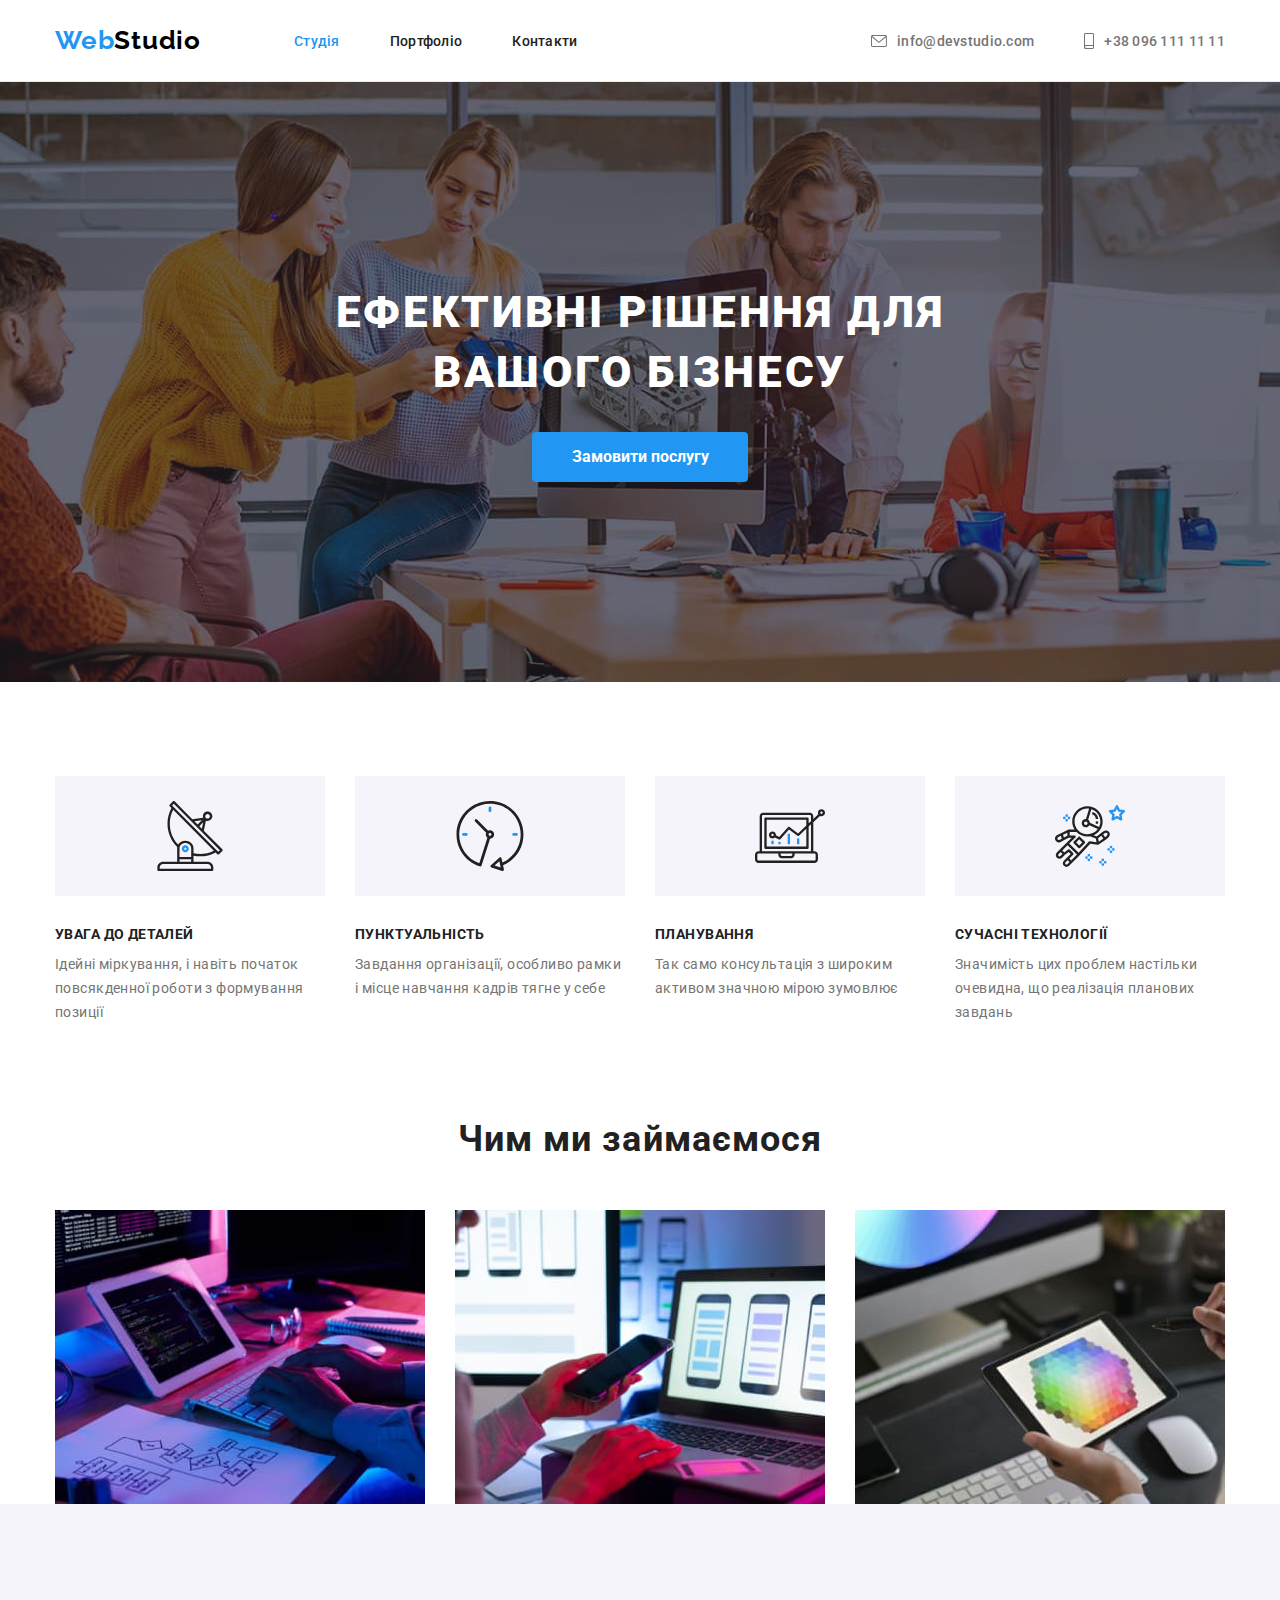
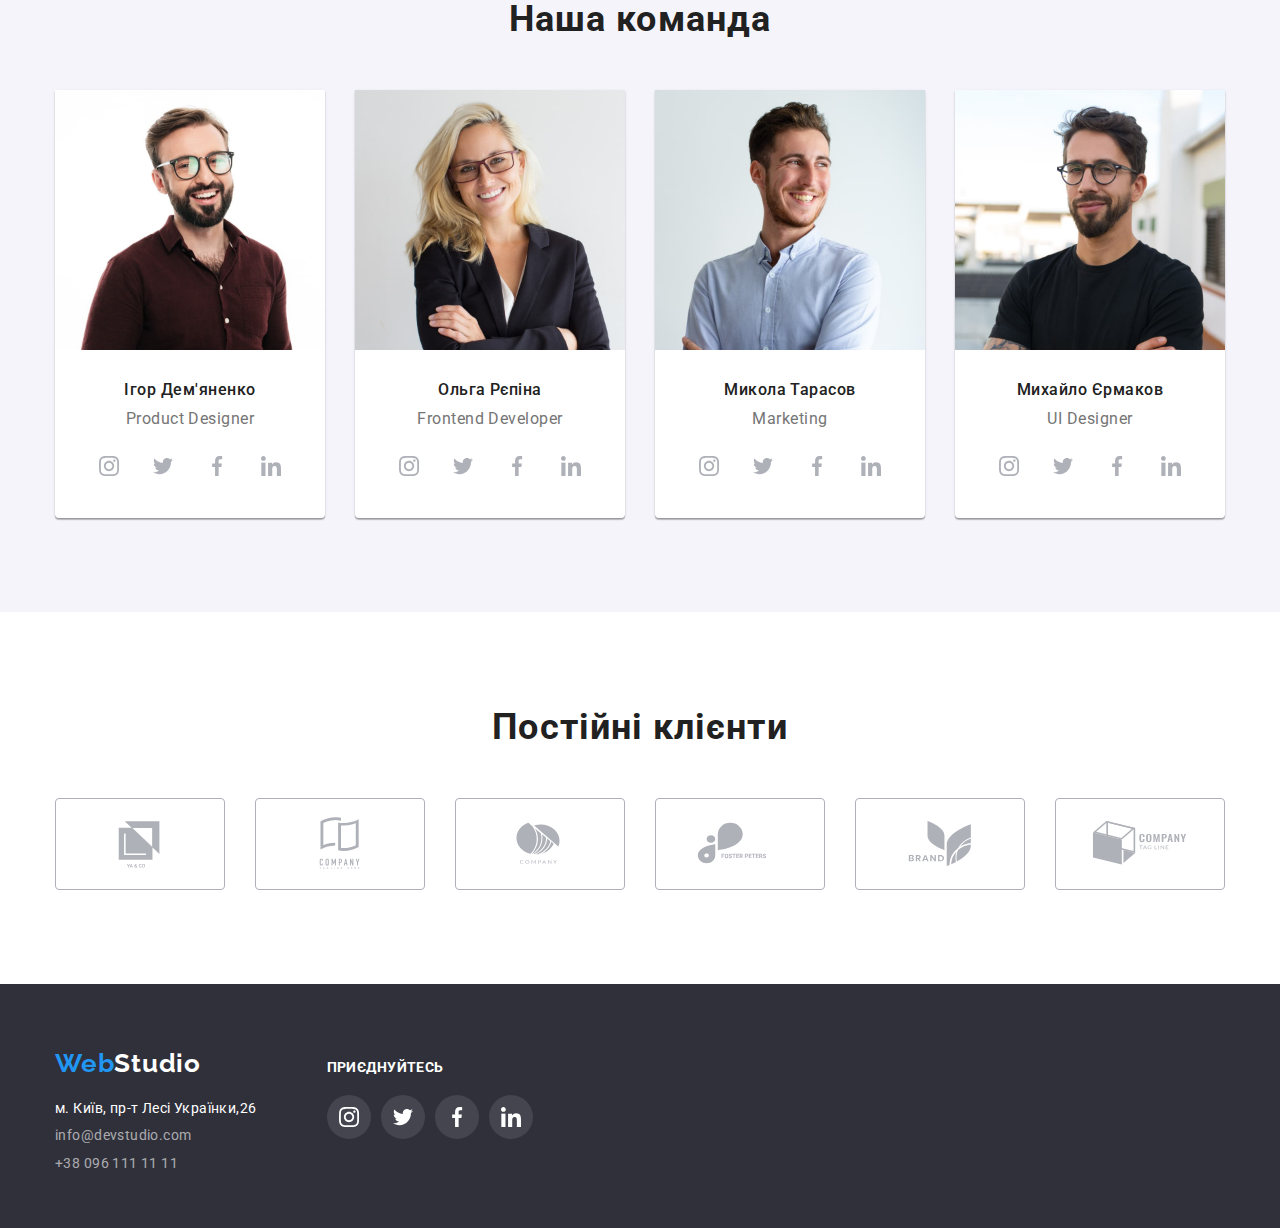
<file: index.html>
<!DOCTYPE html>
<html lang="uk">
<head>
    <meta charset="UTF-8">
    <meta http-equiv="X-UA-Compatible" content="IE=edge">
    <meta name="viewport" content="width=device-width, initial-scale=1.0">
    <title>Document</title>
    <link rel="preconnect" href="https://fonts.googleapis.com">
    <link rel="preconnect" href="https://fonts.gstatic.com" crossorigin>
    <link href="https://fonts.googleapis.com/css2?family=Raleway:wght@700&family=Roboto:wght@400;500;700;900&display=swap" rel="stylesheet">
    <link rel="stylesheet" href="https://cdnjs.cloudflare.com/ajax/libs/modern-normalize/1.1.0/modern-normalize.min.css"> 
    <link rel="stylesheet" href="./css/styles.css">
</head>
<body>
    <!-- Шапка сайта-->
    <header class="header">

    <div class="container contact">
        
    <nav class= "site-nav main-nav" >

        <a class="logo" lang="en" href="/"> <span class="span-logo">Web</span>Studio</a>

    <ul class="nav-list list" >
        <li class="item">
            <a class="nav-link current"  href="" >Студія</a>   
        </li>

        <li class="item">
            <a class="nav-link"  href="./portfolio.html">Портфоліо</a>           
        </li>

        <li class="item">
            <a class="nav-link" href="">Контакти</a>  
        </li>
    </ul>
    </nav>
     <ul class="contact-list list">
        <li class="item">
            <a class="contact-mail" href="mailto:info@devstudio.com" >
                 <svg class="marginsvg"width="16" height="12">
                <use href="./images/icons.svg#mail"></use>
            </svg>
        info@devstudio.com 
        </a>
        </li>

        <li class="item">
            <a class="contact-phone" href="tel:+380961111111" >
                <svg class="marginsvg" width="10" height="16">
                <use href="./images/icons.svg#phone"></use>
            </svg>+38 096 111 11 11 
            </a>  
         </li>
    </ul>
    </div>
    </header>

    <main>
        <!-- Герой -->

        <section class="hero">

        <div class="container">

         <h1 class="hero-title title-center">Ефективні рішення для вашого бізнесу</h1>
            <button  class="button" type="button">Замовити послугу</button>

        </div>

        </section>

        <!-- section1 -->

        <section class="section ">

           <div class="container ">

            <h2 class="visually-hidden">Наші особливості</h2>
            
            <ul class="features list">
            <li class="item">
                <div class="background-icon">
                <svg width="70" height="70">
                    <use href="./images/icons.svg#antenna"></use>
                </svg>
            </div>
             <h3 class="features-title">Увага до деталей</h3>   
             <p class="features-content">
                Ідейні міркування, i навіть початок повсякденної роботи з формування позиції
             </p>
            </li>
            <li class="item">
                <div class="background-icon">
                <svg width="70" height="70">
                    <use href="./images/icons.svg#clock"></use>
                </svg>
            </div>
             <h3 class="features-title">Пунктуальність</h3>  
             <p class="features-content">Завдання організації, особливо рамки і місце навчання кадрів тягне у себе
             </p> 
            </li>

            <li class="item">
                 <div class="background-icon">
                <svg width="70" height="70">
                    <use href="./images/icons.svg#diagram"></use>
                </svg>
            </div>
            <h3 class="features-title">Планування</h3>
            <p class="features-content">Так само консультація з широким активом значною мірою зумовлює
            </p>
            </li>

            
            <li class="item">
            <div class="background-icon">
                <svg width="70" height="70">
                    <use href="./images/icons.svg#astronaut"></use>
                </svg>
            </div>
            <h3 class="features-title">Сучасні технології</h3>
            <p class="features-content">Значимість цих проблем настільки очевидна, що реалізація планових завдань</p>
            </li>

            </ul>

        </div>

        </section>

        <!-- section2 -->

        <section class="galery">

            <div class="container">

                <h2 class="section-title">Чим ми займаємося</h2>

                <ul class="galery list">
                    <li class="item"><img class="picg" src="./images/picture3.jpg" alt="Людина набирає код" width="370"></li>
                    <li class="item"><img class="picg" src="./images/picture2.jpg" alt="Користувач збирається зчитати код" width="370"></li>
                    <li class="item"><img class="picg" src="./images/picture1.jpg" alt="Розробник обирає кольорову гаму" width="370"></li>
              </ul>  
            </div>             
        </section>
           

        <!-- section3 -->

        <section class="our-team section">

            <div class="container">

                <h2 class="section-title team-title">Наша команда</h2>

                <ul class="list team-flex">
                    <li class="item flex-item">
                    <img class="pic" src="./images/img.jpg" alt="Член команди" width="270">
                    <div class="wrap">
                    <h3 class="team-member">Ігор Дем'яненко</h3>
                    <p class="position">Product Designer</p>
                    <ul class="list icon-flex">
                        <li class="item">
                            <a  class="flexlink" href="https://www.instagram.com/">
                            <svg class="icon">
                                <use href="./images/icons.svg#instagram"></use>
                            </svg>
                            </a>
                        </li>
                        <li class="item">
                            <a class="flexlink" href="">
                             <svg class="icon">
                                <use href="./images/icons.svg#twitter"></use>
                            </svg>
                            </a>
                        </li>
                        <li class="item">
                            <a class="flexlink" href="">
                             <svg class="icon">
                                <use href="./images/icons.svg#facebook"></use>
                            </svg>
                            </a>
                        </li>
                        <li class="item">
                            <a class="flexlink"href="">
                             <svg class="icon">
                                <use href="./images/icons.svg#linkedin"></use>
                            </svg>
                            </a>
                        </li>
                    </ul>
                    </div>
                    </li>

                    <li class="item flex-item">
                    <img class="pic"  src="./images/img1.jpg" alt="Член команди" width="270">
                    <div class="wrap">
                    <h3 class="team-member">Ольга Рєпіна</h3>
                    <p class="position">Frontend Developer</p>
                    <ul class="list icon-flex">
                        <li class="item">
                            <a  class="flexlink" href="https://www.instagram.com/">
                            <svg class="icon">
                                <use href="./images/icons.svg#instagram"></use>
                            </svg>
                            </a>
                        </li>
                        <li class="item">
                            <a class="flexlink" href="">
                             <svg class="icon">
                                <use href="./images/icons.svg#twitter"></use>
                            </svg>
                            </a>
                        </li>
                        <li class="item">
                            <a class="flexlink" href="">
                             <svg class="icon">
                                <use href="./images/icons.svg#facebook"></use>
                            </svg>
                            </a>
                        </li>
                        <li class="item">
                            <a class="flexlink"href="">
                             <svg class="icon">
                                <use href="./images/icons.svg#linkedin"></use>
                            </svg>
                            </a>
                        </li>
                    </ul>
                    </div>
                    </li>

                    <li class="item flex-item">
                    <img class="pic"  src="./images/img2.jpg" alt="Член команди" width="270">
                    <div class="wrap">
                    <h3 class="team-member">Микола Тарасов</h3>
                    <p class="position">Marketing</p>
                    <ul class="list icon-flex">
                        <li class="item">
                            <a  class="flexlink" href="https://www.instagram.com/">
                            <svg class="icon">
                                <use href="./images/icons.svg#instagram"></use>
                            </svg>
                            </a>
                        </li>
                        <li class="item">
                            <a class="flexlink" href="">
                             <svg class="icon">
                                <use href="./images/icons.svg#twitter"></use>
                            </svg>
                            </a>
                        </li>
                        <li class="item">
                            <a class="flexlink" href="">
                             <svg class="icon">
                                <use href="./images/icons.svg#facebook"></use>
                            </svg>
                            </a>
                        </li>
                        <li class="item">
                            <a class="flexlink"href="">
                             <svg class="icon">
                                <use href="./images/icons.svg#linkedin"></use>
                            </svg>
                            </a>
                        </li>
                    </ul>
                    </div>
                    </li>

                    <li class="item flex-item">
                    <img class="pic"  src="./images/img3.jpg" alt="Член команди" width="270">
                    <div class="wrap">
                    <h3 class="team-member">Михайло Єрмаков</h3>
                    <p class="position">UI Designer</p>
                    <ul class="list icon-flex">
                        <li class="item">
                            <a  class="flexlink" href="https://www.instagram.com/">
                            <svg class="icon">
                                <use href="./images/icons.svg#instagram"></use>
                            </svg>
                            </a>
                        </li>
                        <li class="item">
                            <a class="flexlink" href="">
                             <svg class="icon">
                                <use href="./images/icons.svg#twitter"></use>
                            </svg>
                            </a>
                        </li>
                        <li class="item">
                            <a class="flexlink" href="">
                             <svg class="icon">
                                <use href="./images/icons.svg#facebook"></use>
                            </svg>
                            </a>
                        </li>
                        <li class="item">
                            <a class="flexlink"href="">
                             <svg class="icon">
                                <use href="./images/icons.svg#linkedin"></use>
                            </svg>
                            </a>
                        </li>
                    </ul>
                    </div>
                    </li>

                </ul>
            </div>
        </section>

        <!-- client section -->
        <section class="section сlients">
            <div class="container">
            <h2 class="client-title">Постійні клієнти</h2>

            <ul class="list client-icon">
                <li>
                     <a class="background-client">
                <svg width="106" height="60">
                    <use href="./images/icons.svg#Logo"></use>
                </svg>

            </a>
                </li>

                <li>
                     <a class="background-client">
                    <svg width="106" height="60" >
                    <use href="./images/icons.svg#Logo2"></use>
                </svg>
                </a>

            </li>
                <li>
                     <a class="background-client">
                    <svg width="106" height="60">
                    <use href="./images/icons.svg#Logo3"></use>
                </svg>
                </a>

                </li>

                <li>
                     <a class="background-client">
                    <svg width="106" height="60">
                    <use href="./images/icons.svg#Logo4"></use>
                </svg>
                </a>

                </li>

                <li>
                     <a class="background-client">
                  <svg width="106" height="60">
                    <use href="./images/icons.svg#Logo5"></use>
                </svg>  
                </a>

                </li>

                <li>
                <a class="background-client">
                <svg width="106" height="60">
                    <use href="./images/icons.svg#Logo6"></use>
                </svg>
                </a>

                </li>

            </ul>
            </div>
        </section>
    </main>
    
<!-- Подвал сайта -->
    <footer class="footer" >
        
    <div class="container footer-container">
    <div>
    <a class="footer-logo" lang="en" href="/"><span class="footer-span">Web</span>Studio </a>

    <address>

        <ul class="list footer-list">
            <li class="item"><a class="address" href="https://goo.gl/maps/CPtrU1FHBa2aNyZL9" target="_blank" rel="noopener noreferrer">м. Київ, пр-т Лесі Українки,26</a></li>
            <li class="item"><a class="footer-mail portfolio-mail" href="mailto:info@devstudio.com">info@devstudio.com </a></li>
            <li class="item"><a class="footer-number portfolio-number" href="tel:+380961111111">+38 096 111 11 11</a></li>
            
        </ul>

     </address>
    </div>

     <div class="social">
        <h4 class="social-title">ПРИЄДНУЙТЕСЬ</h4>
        <ul class="list flex-footer-list">
                        <li class="item">
                            <a  class="social-link" href="https://www.instagram.com/">
                            <svg class="icon footer-icon">
                                <use href="./images/icons.svg#instagram"></use>
                            </svg>
                            </a>
                        </li>
                        <li class="item">
                            <a class="social-link" href="">
                             <svg class="icon footer-icon">
                                <use href="./images/icons.svg#twitter"></use>
                            </svg>
                            </a>
                        </li>
                        <li class="item">
                            <a class="social-link" href="">
                             <svg class="icon footer-icon">
                                <use href="./images/icons.svg#facebook"></use>
                            </svg>
                            </a>
                        </li>
                        <li class="item">
                            <a class="social-link"href="">
                             <svg class="icon footer-icon">
                                <use href="./images/icons.svg#linkedin"></use>
                            </svg>
                            </a>
                        </li>
                    </ul>
             </div>

    </div> 

    </footer>
</body>

</html>
</file>
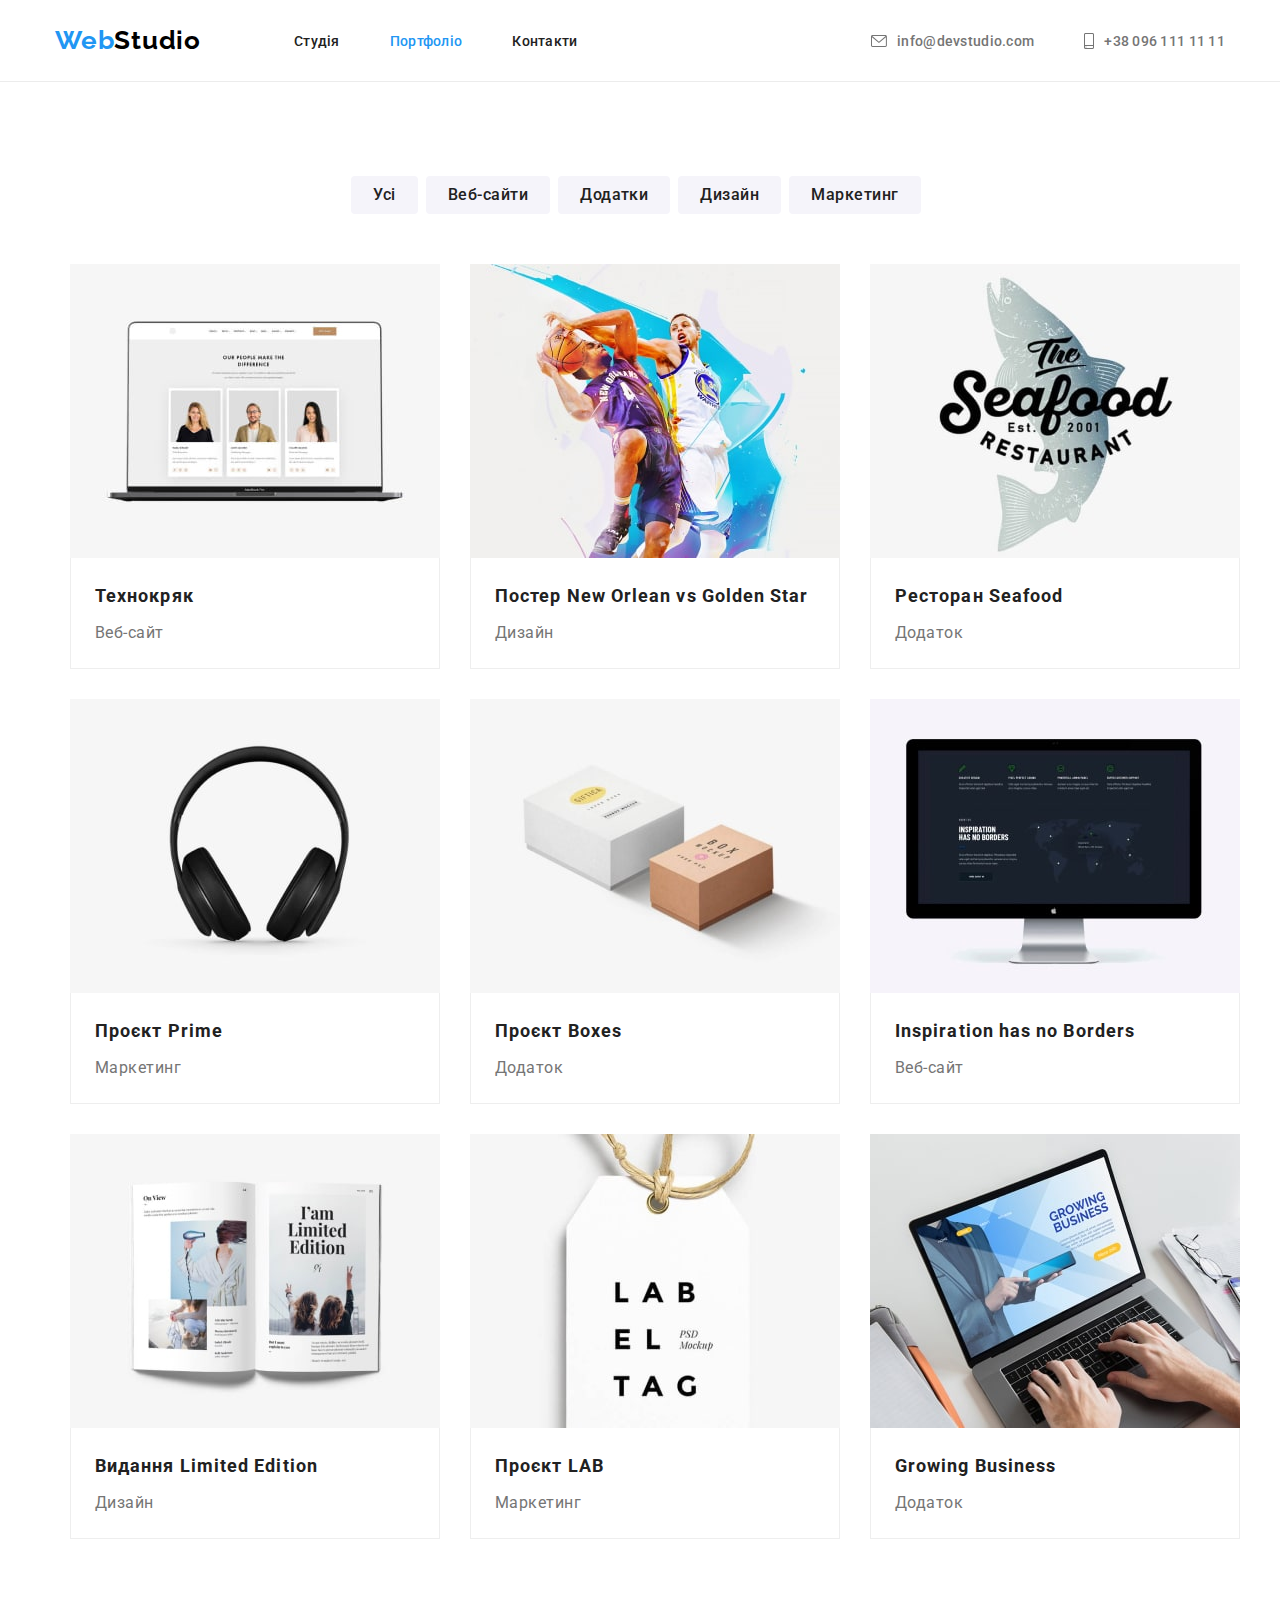
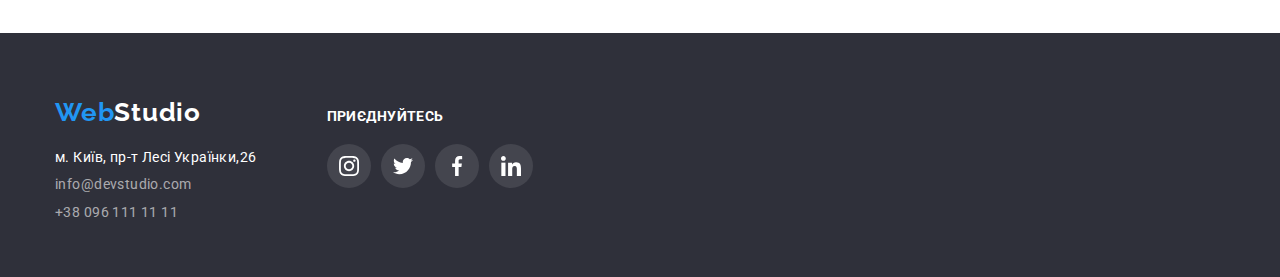
<file: portfolio.html>
<!DOCTYPE html>
<html lang="uk">

<head>
    <meta charset="UTF-8">
    <meta http-equiv="X-UA-Compatible" content="IE=edge">
    <meta name="viewport" content="width=device-width, initial-scale=1.0">
    <title>Document</title>
    <link rel="preconnect" href="https://fonts.googleapis.com">
    <link rel="preconnect" href="https://fonts.gstatic.com" crossorigin>
    <link href="https://fonts.googleapis.com/css2?family=Raleway:wght@700&family=Roboto:wght@400;500;700;900&display=swap" rel="stylesheet">
    <link rel="stylesheet" href="https://cdnjs.cloudflare.com/ajax/libs/modern-normalize/1.1.0/modern-normalize.min.css"> 
    <link rel="stylesheet" href="./css/styles.css">
</head>
<body>
 <!-- Шапка сайта-->
    <header class="header">

    <div class="container contact">
        
    <nav class= "site-nav main-nav" >

        <a class="logo" lang="en" href="/"> <span class="span-logo">Web</span>Studio</a>

  <ul class="nav-list list" >
        <li class="item">
            <a class="nav-link"  href="index.html" >Студія</a>   
        </li>

        <li class="item">
            <a class="nav-link current"  href="">Портфоліо</a>           
        </li>

        <li class="item">
            <a class="nav-link" href="">Контакти</a>  
        </li>
    </ul>
    </nav>
     <ul class="contact-list list">
        <li class="item">
            <a class="contact-mail" href="mailto:info@devstudio.com" >
                 <svg class="marginsvg"width="16" height="12">
                <use href="./images/icons.svg#mail"></use>
            </svg>
        info@devstudio.com 
        </a>
        </li>
        
        <li class="item">
            <a class="contact-phone" href="tel:+380961111111" >
                <svg class="marginsvg" width="10" height="16">
                <use href="./images/icons.svg#phone"></use>
            </svg>+38 096 111 11 11 
            </a>  
         </li>
    </ul>
    </div>
    </header>

<main>
    <section class="portfolio section">

        <div class="container">

    <h1 class="visually-hidden">Приклади робіт</h1>

    <ul class="list flex-portfolio-button">

    <li class="item">
        <button class="portfolio-button" type="button">Усі</button>
    </li>

    <li class="item">
        <button class="portfolio-button" type="button">Веб-сайти</button>
    </li>

    <li class="item">
        <button class="portfolio-button" type="button">Додатки</button>
    </li>

    <li class="item">
        <button class="portfolio-button" type="button">Дизайн</button>
    </li>

    <li class="item">
        <button class="portfolio-button" type="button">Маркетинг</button>
    </li>
 </ul>  
 

 <div class="flex-container">
<ul class="list flex-card" >
    <li class="item">
    <a class="portfolio-link">
        <img class="partfolio-img" src="./images/portfolio1.jpg" alt="Ноутбук зі сторінкою магазина" width="370" height="294">
        <div class="description">
        <h2 class="portfolio-title">Технокряк</h2>
        <p class="portfolio-content">Веб-сайт</p>
        </div>
    </a>      

    </li>

    <li class="item">
    <a class="portfolio-link">
        <img class="partfolio-img"  src="./images/portfolio2.jpg" alt="Гра в баскетбол" width="370" height="294">
        <div class="description">
        <h2 class="portfolio-title">Постер New Orlean vs Golden Star</h2>
        <p class="portfolio-content">Дизайн</p>
        </div>
    </a>
    </li>

    <li class="item">
    <a class="portfolio-link">
        <img class="partfolio-img" src="./images/portfolio3.jpg" alt="Лого ресторану" width="370" height="294">
        <div class="description">
        <h2 class="portfolio-title">Ресторан Seafood</h2>
        <p class="portfolio-content">Додаток</p>
        </div>
    </a>
    </li>

    <li class="item">
    <a class="portfolio-link">
        <img class="partfolio-img" src="./images/portfolio4.jpg" alt="Навушники" width="370" height="294">
        <div class="description">
        <h2 class="portfolio-title">Проєкт Prime</h2>
        <p class="portfolio-content">Маркетинг</p>
        </div>
    </a>
    </li>

    <li class="item">
    <a class="portfolio-link">
        <img class="partfolio-img" src="./images/portfolio5.jpg" alt="Подарункові коробки" width="370" height="294">
        <div class="description">
        <h2 class="portfolio-title">Проєкт Boxes</h2>
        <p class="portfolio-content">Додаток</p>
        </div>
    </a>
    </li>

    <li class="item">
    <a class="portfolio-link">
        <img class="partfolio-img" src="./images/portfolio6.jpg" alt="Географічний плакат" width="370" height="294">
        <div class="description">
        <h2 class="portfolio-title">Inspiration has no Borders</h2>
        <p class="portfolio-content">Веб-сайт</p>
        </div>
    </a>
    </li>

    <li class="item">
    <a>
        <img class="partfolio-img" src="./images/portfolio7.jpg" alt="Журнал" width="370" height="294">
        <div class="description">
        <h2 class="portfolio-title">Видання Limited Edition</h2>
        <p class="portfolio-content">Дизайн</p>
        </div>
    </a>
    </li>

    <li class="item">
    <a class="portfolio-link">
        <img class="partfolio-img" src="./images/portfolio8.jpg" alt="Бірка" width="370" height="294">
        <div class="description">
        <h2 class="portfolio-title">Проєкт LAB</h2>
        <p class="portfolio-content">Маркетинг</p>
        </div>
    </a>
    </li>

    <li class="item">
    <a class="portfolio-link">
        <img class="partfolio-img" src="./images/portfolio9.jpg" alt="Сайт про бізнес" width=370 height=294>
        <div class="description">
        <h2 class="portfolio-title">Growing Business</h2>
        <p class="portfolio-content">Додаток</p>
        </div>
    </a>   
    </li>
</ul>
</div>
</div>

</section>
</main>

<!-- Подвал сайта -->
    <footer class="footer" >
        
    <div class="container footer-container">
    <div>
    <a class="footer-logo" lang="en" href="/"><span class="footer-span">Web</span>Studio </a>

    <address>

        <ul class="list footer-list">
            <li class="item"><a class="address" href="https://goo.gl/maps/CPtrU1FHBa2aNyZL9" target="_blank" rel="noopener noreferrer">м. Київ, пр-т Лесі Українки,26</a></li>
            <li class="item"><a class="footer-mail portfolio-mail" href="mailto:info@devstudio.com">info@devstudio.com </a></li>
            <li class="item"><a class="footer-number portfolio-number" href="tel:+380961111111">+38 096 111 11 11</a></li>
            
        </ul>

     </address>
    </div>

     <div class="social">
        <h4 class="social-title">ПРИЄДНУЙТЕСЬ</h4>
        <ul class="list flex-footer-list">
                        <li class="item">
                            <a  class="social-link" href="https://www.instagram.com/">
                            <svg class="icon footer-icon">
                                <use href="./images/icons.svg#instagram"></use>
                            </svg>
                            </a>
                        </li>
                        <li class="item">
                            <a class="social-link" href="">
                             <svg class="icon footer-icon">
                                <use href="./images/icons.svg#twitter"></use>
                            </svg>
                            </a>
                        </li>
                        <li class="item">
                            <a class="social-link" href="">
                             <svg class="icon footer-icon">
                                <use href="./images/icons.svg#facebook"></use>
                            </svg>
                            </a>
                        </li>
                        <li class="item">
                            <a class="social-link"href="">
                             <svg class="icon footer-icon">
                                <use href="./images/icons.svg#linkedin"></use>
                            </svg>
                            </a>
                        </li>
                    </ul>
             </div>

    </div> 

    </footer>
</body>
</html>
</file>
<file: css/styles.css>
/*  Основной цвет текста #212121; */
/* вторичный цыет текста  #757575;*/
/* акцент #2196F3;*/
/*  Основной цвет фона  #F5F5F5;*/
/* Вторичный цвета фона #F5F4FA; */

:root{
  /* color */
--primary-text-color:#212121;
--secondary-text-color:#757575;
--accent-text-color:#2196F3;
--primary-bg-color:#F5F5F5;
--secondary-bg-color:#F5F4FA;
--light-color:#FFFFFF;
--hero-footer-bg-color:#2F303A;
--black-logo-color:#000000;

/* font */
--main-font: 'Roboto', sans-serif;
--secondary-font: 'Raleway', sans-serif;
}
body{
  font-family: 'Roboto', sans-serif; 
  background-color:var(--light-color);
  color: var(--secondary-text-color);
}

.list{
list-style: none;
margin-top: 0;
margin-bottom: 0;
padding-right:0;
padding-left: 0;
}
/* header */

.header{
color:var(--light-color);
border-bottom: 1px solid #ECECEC;
}
.logo {
  color:var(--black-logo-color);
  font-family: var(--secondary-font);
  text-decoration: none;  
  font-weight:700;
  font-size: 26px;
  line-height:calc(31 / 26);
  letter-spacing: 0.03em;
  padding-top: 25px;
  padding-bottom: 25px;
}
.span-logo{
color:var(--accent-text-color); 
}

/* site nav */
.nav-list{
  display: flex;
  align-items: center;
  margin-left: 93px;
}

.nav-list .item:not(:last-child){
  margin-right: 50px;
}

.site-nav .nav-link{
color: var(--primary-text-color);
}


/* .contact-list{
  display: flex;
  align-items: center;
  margin-left: auto;
} */
.contact-list .item + .item{
  margin-left: 50px;
}
.contact-list .item:hover
.contact-list .item:focus{
fill:var(--accent-text-color);
}


.main-nav{
  display: flex;
}

.nav-link{
text-decoration: none;
font-weight: 500;
font-size: 14px;
line-height:calc(16 / 14);
letter-spacing: 0.02em;
display: block;
padding-top: 32px;
padding-bottom: 32px;
}



.site-nav .nav-link:hover,
.site-nav .nav-link:focus{
color:var(--accent-text-color);
}

.site-nav .nav-link.current {
  color:var(--accent-text-color)
}



.contact-mail{
    color:var(--secondary-text-color); 
    text-decoration: none;
    font-weight: 500;
    font-size: 14px;
    line-height: calc(16 / 14);
    letter-spacing: 0.02em;
    display: flex;
    align-items: center;

}
.contact-phone{
    color:var(--secondary-text-color);
    text-decoration: none;
    font-weight: 500;
    font-size: 14px;
    line-height: calc(16 / 14);
    letter-spacing: 0.02em;
    display: flex;
    align-items: center;
}

.nav-list{
  padding-left: 0;
}
.contact-mail:hover,
.contact-phone:hover{
color:var(--accent-text-color);
}

.contact-mail:focus,
.contact-phone:focus{
  color: var(--accent-text-color);
}
.marginsvg{
  fill:currentColor;
  margin-right: 10px;
}

.contact-list{
display: flex;
justify-content: flex-end;
align-items: flex-start;
margin-left: auto;
fill:var(--secondary-text-color);
}

.contact{
display: flex;
}

/* hero */
.hero{
  background-color:var(--hero-footer-bg-color);
  padding-top: 200px;
  padding-bottom: 200px;

  max-width: 1600px;
  height: 600px;
  margin-left: auto;
  margin-right: auto;

  background:linear-gradient(
    rgba(47, 48, 58, 0.4),
    rgba(47, 48, 58, 0.4)
  ),url(../images/heropic.jpg);

  background-repeat: no-repeat;
  background-position: center;
  background-size: cover;
}

.hero-title{
color: var(--light-color);
font-family:inherit;
font-weight: 900;
font-size: 44px;
line-height:calc(60 / 44);
text-align: center;
letter-spacing: 0.06em;
text-transform: uppercase;
margin: auto;
margin-bottom: 30px;
}
.title-center{
width:696px;
}

.button{
cursor: pointer;
color:var(--light-color);
background-color: var(--accent-text-color);
font-weight: 700;
font-size: 16px;
line-height:calc(30 / 16);

display:block;
width: 216px;
margin: auto;
padding: 10px 32px;
align-items:center;
text-align:center;

border:transparent;
border-radius: 4px;
}

.button:hover,
.button:focus{
  background-color:#188CE8;
}

/* section1 */
.section{
  padding-top: 94px;
  padding-bottom: 94px;
}
.container{
  width:1200px;
  padding-left:15px;
  padding-right:15px;
  margin: 0 auto;
}

.features{
  display: flex;
  padding-left: 0;
  
}
.features .item{
 width: 270px;
}
.features .item + .item{
 margin-left: 30px;
}
.background-icon{
display: flex;
align-items: center;
justify-content: center;

background: var(--secondary-bg-color);

height: 120px;

margin-bottom: 30px;
}


.section-title{
color: var(--primary-text-color);
font-weight: 700;
font-size: 36px;
line-height: calc(42 / 36);
letter-spacing: 0.03em;
margin-top: 0;
margin-bottom:50px;
text-align: center;
}

.visually-hidden{
position: absolute;
white-space: nowrap;
width: 1px;
height: 1px;
overflow: hidden;
border: 0;
padding: 0;
clip: rect(0 0 0 0);
clip-path: inset(50%);
margin: -1px;
}


.features-title{
color: var(--primary-text-color);
font-weight:700;
font-size: 14px;
line-height:calc(16 / 14);
letter-spacing: 0.03em;
text-transform: uppercase;
margin-top: 0;
margin-bottom: 10px;

}

.features-content{
font-weight: 400;
font-size: 14px;
line-height:calc(24 / 14);
letter-spacing: 0.03em;
margin: 0;
}
/* section2 */
.galery{
  display: flex;
  gap: 30px;
}

.picg{
  display: block;
  max-width: 100%;
}


/* section3 */
.our-team {
  background-color: var(--secondary-bg-color);
  display: block;
}
.team-flex{
  display: flex;
}

.team-flex .flex-item{
background-color: var(--light-color);
box-shadow: 0px 1px 3px rgba(0, 0, 0, 0.12), 0px 1px 1px rgba(0, 0, 0, 0.14), 0px 2px 1px rgba(0, 0, 0, 0.2);
border-radius: 0px 0px 4px 4px;
}

.team-flex .flex-item:not(:last-child){
  margin-right: 30px;
}
.wrap{
padding-top: 30px;
padding-bottom: 30px;
}
.team-member{
color: var(--primary-text-color);
font-weight: 500;
font-size: 16px;
line-height:calc(19 / 16);
text-align: center;
letter-spacing: 0.03em;
margin-top: 0;
margin-bottom: 10px;
}
.pic{
  display: block;
  max-width: 100%;
}

.position{
font-weight: 400;
font-size: 16px;
line-height:calc(19 / 16);
text-align: center;
letter-spacing: 0.03em;
margin: 0;
margin-bottom: 16px;
}
.icon-flex{
  display: flex;
  align-items: center;
  justify-content: center;
  gap: 10px;
}

.flexlink{
  display: flex;
  align-items: center;
  justify-content: center;
  padding: 0;
  border: none;
  width: 44px;
  height: 44px;
  border-radius: 50%;
  color: #AFB1B8;
  background-color: var(--light-color);
}

.flexlink:hover{
color: #FFFFFF;
background-color: var(--accent-text-color);
}

.flexlink:focus{
color: #FFFFFF;
background-color: var(--accent-text-color);
}

.icon{
  width: 20px;
  height: 20px;
  fill :currentColor;
}


/* client section */
.client-title{
color: var(--primary-text-color);
font-weight: 700;
font-size: 36px;
line-height: calc(42 / 36);
letter-spacing: 0.03em;
margin-top: 0;
margin-bottom: 50px;
text-align: center;
}

.background-client{
display: flex;
align-items: center;
justify-content: center;
background-color: var(--light-color);
width: 170px;
height: 92px;
fill: #AFB1B8;
border: 1px solid #AFB1B8;
border-radius: 4px;
}

.client-icon{
  display: flex;
  align-items: center;
  justify-content: center;
  gap: 30px;
}

.background-client:hover{
fill: var(--accent-text-color);
border: 1px solid rgba(33, 150, 243, 1);
}

.background-client:focus{
fill: var(--accent-text-color);
border: 1px solid rgba(33, 150, 243, 1);
}

/* footer */

.footer{
background-color:var(--hero-footer-bg-color);
padding-top: 64px;
padding-bottom: 56px;
}

.footer-logo{
  color:var(--light-color);
  font-family: var(--secondary-font);
  text-decoration: none;  
  font-weight:700;
  font-size: 26px;
  line-height:calc(31 / 26);
  letter-spacing: 0.03em;
  display: inline-block;
  margin-bottom: 20px;
}

.footer-span{
  color:var(--accent-text-color);
}

.address{
color: var(--light-color);
font-style: normal;
font-size: 14px;
text-decoration: none;
letter-spacing: 0.03em;
display: inline-block;
}

.address:hover,
.address:focus{
  color:var(--accent-text-color);
}

.footer-mail,.footer-number{
color:rgba(255, 255, 255, 0.6);
font-style: normal;
font-size:14px;
letter-spacing: 0.03em;
text-decoration: none;
display: inline-block;
}

.footer-list .item:not(:last-child){
  margin-bottom: 9px;
}


.footer-number:hover,
.footer-number:focus{
 color:var(--accent-text-color);
}

.footer-mail:hover,
.footer-mail:focus{
  color:var(--accent-text-color);
}
.contact{
  align-items: center;
}




/* portfolio */

/* section */

.portfolio-button{
cursor: pointer;
color: var(--primary-text-color);
background-color:var(--secondary-bg-color);
font-family: inherit;
font-weight: 500;
font-size: 16px;
line-height:calc(26 / 16);
letter-spacing: 0.03em;

display:block;
margin-right: 8px;
padding: 6px 22px;
text-align:center;
border:transparent;
border-radius: 4px;
}

.portfolio-button :nth-child(1){
  width: 73px;
  margin-right: 8px;
  padding:6px 25px;
}
.portfolio-button:nth-child(2){
width: 125px;
}

.portfolio-button :nth-child(3){
  width: 112px;
}
.portfolio-button:nth-child(4){
width: 103px;
}
.portfolio-button :nth-child(5){
  width: 130px;
}



.flex-portfolio-button{
  display: flex;
  justify-content:center;
  margin-bottom: 50px ;
}
/* .flex-portfolio-button:not(:last-child){
  margin-right: 8px;
} */
.portfolio-button:hover,
.portfolio-button:focus{
  background-color:var(--accent-text-color);
  color:var(--light-color);
  box-shadow: 0px 4px 4px 0px rgba(0, 0, 0, 0.25);
}

.partfolio-img{
display: block;
margin-top: 0;
max-width: 100%;
}


.portfolio-title{
color:var(--primary-text-color);
font-weight: 700;
font-size: 18px;
line-height:calc(36 / 18);
letter-spacing: 0.06em;

margin-top: 0;
margin-bottom: 4px;
}

.portfolio-content{
font-size: 16px;
line-height:calc(30 / 16);
letter-spacing: 0.03em;

margin-top: 0;
margin-bottom: 0;
}
/* .flex-container{
width: 1200px;
padding-right: 15px;
padding-left:  15px;
margin-left: auto;
margin-right: auto;
}

.flex-card{
  display: flex;
  flex-wrap: wrap;
  behavior: teal;
}
.flex-card .item{
  width: 370px;
  background: tomato;
  margin-right: 30px;
  margin-bottom: 30px;
}
.flex-card .item:nth-child(3n){
  margin-right: 0;
}
.flex-card .item:nth-last-child(-n + 3){
  margin-bottom: 0;
} */

.flex-container{
width: 1200px;
padding-right: 15px;
padding-left:  15px;
margin-left: auto;
margin-right: auto;
}

.flex-card{
display: flex;
flex-wrap: wrap;
gap: 30px;
}
.flex-card .item{
width: calc((100% - 60px) / 3);
margin-bottom: 0;
}
.portfolio-link{
  display: block;
}
.portfolio-link:hover,
.portfolio-link:focus{
box-shadow: 0px 1px 1px rgba(0, 0, 0, 0.12), 0px 4px 4px rgba(0, 0, 0, 0.06), 1px 4px 6px rgba(0, 0, 0, 0.16);  
}

.flex-card .item:nth-child(3n){
margin-right: 0;
}
/* .flex-portfolio-button .item{
margin-right: 8px;
padding: 6px 22px;
} */
.flex-portfolio-button .item:last-child{
margin-right: 0;
}
.description{
  padding-top: 20px;
  padding-bottom: 20px;
  padding-right: 24px;
  padding-left: 24px;

  border-right-width: 1px;
  border-right-style: solid;
  border-right-color:#EEEEEE;

  
  border-bottom-width: 1px;
  border-bottom-style: solid;
  border-bottom-color: #EEEEEE;

  
  border-left-width: 1px;
  border-left-style: solid;
  border-left-color: #EEEEEE;

}
.footer-container{
  display: flex;
  align-items: baseline;
}
.social{
  display: flex;
  flex-direction: column;
  margin-left: 70px;
}
.social-title{
color:rgba(255, 255, 255, 1);
font-weight: 700;
font-size: 14px;
line-height:calc(16 / 14);
letter-spacing: 0.03em;
margin-top: 0;
margin-bottom: 20px;
}

.flex-footer-list{
  display: flex;
  gap: 10px;
}

.social-link{
  display: flex;
  align-items: center;
  justify-content: center;
  border: none;
  width: 44px;
  height: 44px;
  border-radius: 50%;
  color: var(--light-color);
  background-color:rgba(255, 255, 255, 0.1);
  fill: var(--light-color);
}
.social-link:hover,
.social-link:focus{
background-color: var(--accent-text-color);
}

.footer-icon{
  color:var(--light-color);
}
</file>
